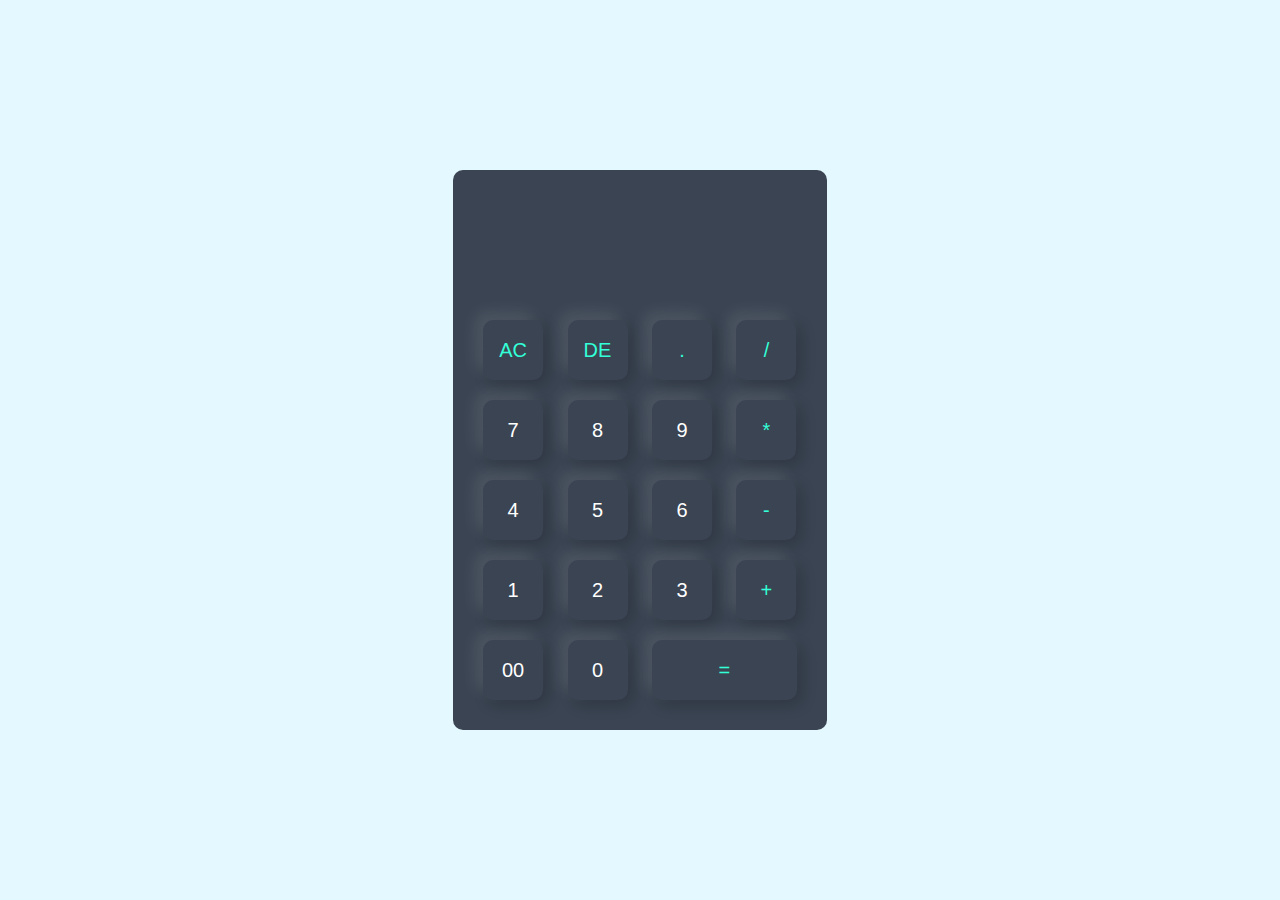
<file: week_1_calculator/index.html>
<!DOCTYPE html>
<html lang="en">
<head>
    <meta charset="UTF-8">
    <meta name="viewport" content="width=device-width, initial-scale=1.0">
    <title>Simple Calculator</title>
    <link rel="stylesheet" href="style.css">
</head>
<body>
    <div class="container">
        <div class="calculator">
            <form>
                <div class="display">
                    <input type="text" name="display">
                </div>
                <div>
                    <input type="button" value="AC" onclick="display.value = '' " class="operator">
                    <input type="button" value="DE" onclick="display.value = display.value.toString().slice(0,-1) " class="operator">
                    <input type="button" value="." onclick="display.value += '.' " class="operator">
                    <input type="button" value="/" onclick="display.value += '/' " class="operator">
                </div>
                <div>
                    <input type="button" value="7" onclick="display.value += '7' ">
                    <input type="button" value="8" onclick="display.value += '8' ">
                    <input type="button" value="9" onclick="display.value += '9' ">
                    <input type="button" value="*" onclick="display.value += '*' " class="operator">
                </div>
                <div>
                    <input type="button" value="4" onclick="display.value += '4' ">
                    <input type="button" value="5" onclick="display.value += '5' ">
                    <input type="button" value="6" onclick="display.value += '6' ">
                    <input type="button" value="-" onclick="display.value += '-' " class="operator">
                </div>
                <div>
                    <input type="button" value="1" onclick="display.value += '1' ">
                    <input type="button" value="2" onclick="display.value += '2' ">
                    <input type="button" value="3" onclick="display.value += '3' ">
                    <input type="button" value="+" onclick="display.value += '+' " class="operator">
                </div>
                <div>
                    <input type="button" value="00" onclick="display.value += '00' ">
                    <input type="button" value="0" onclick="display.value += '0' ">
                    <input type="button" value="=" class="equal operator" onclick="display.value = eval(display.value)">
                </div>
            </form>
        </div>
    </div>
</body>
</html>
</file>
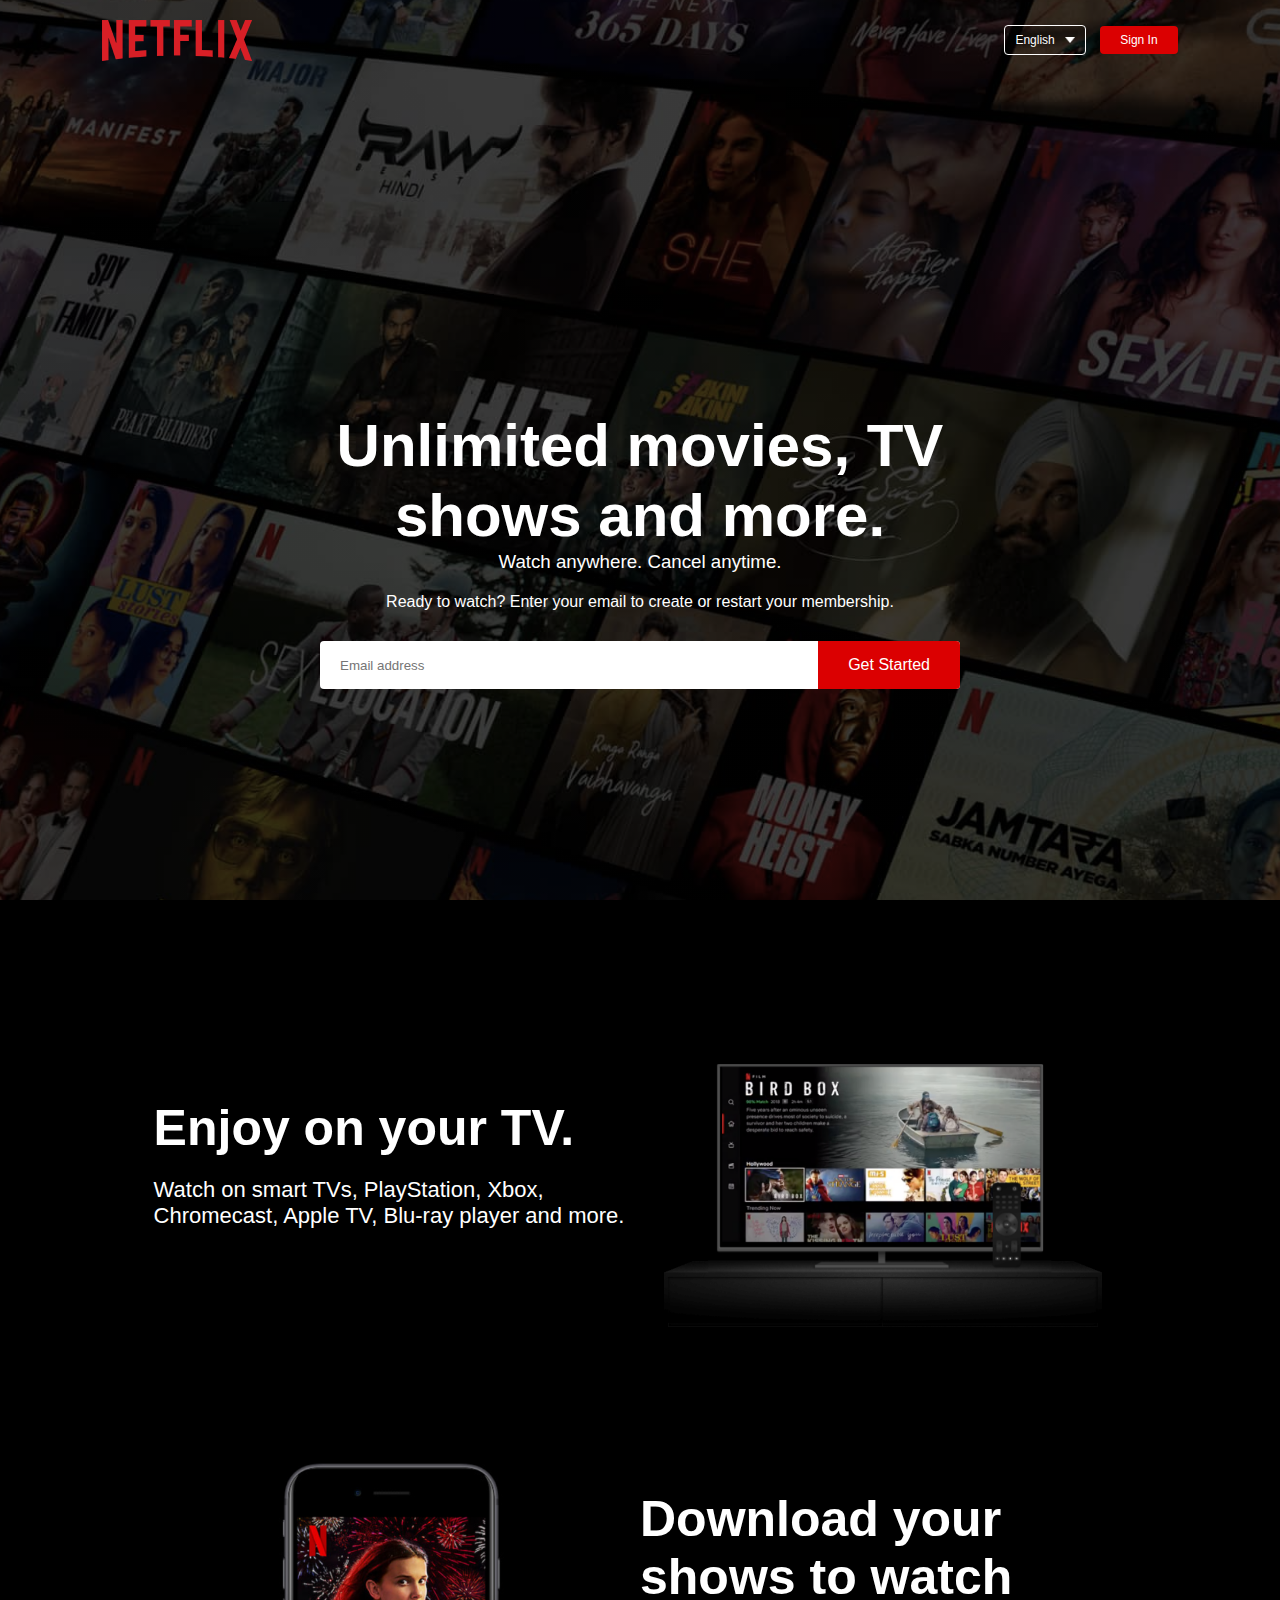
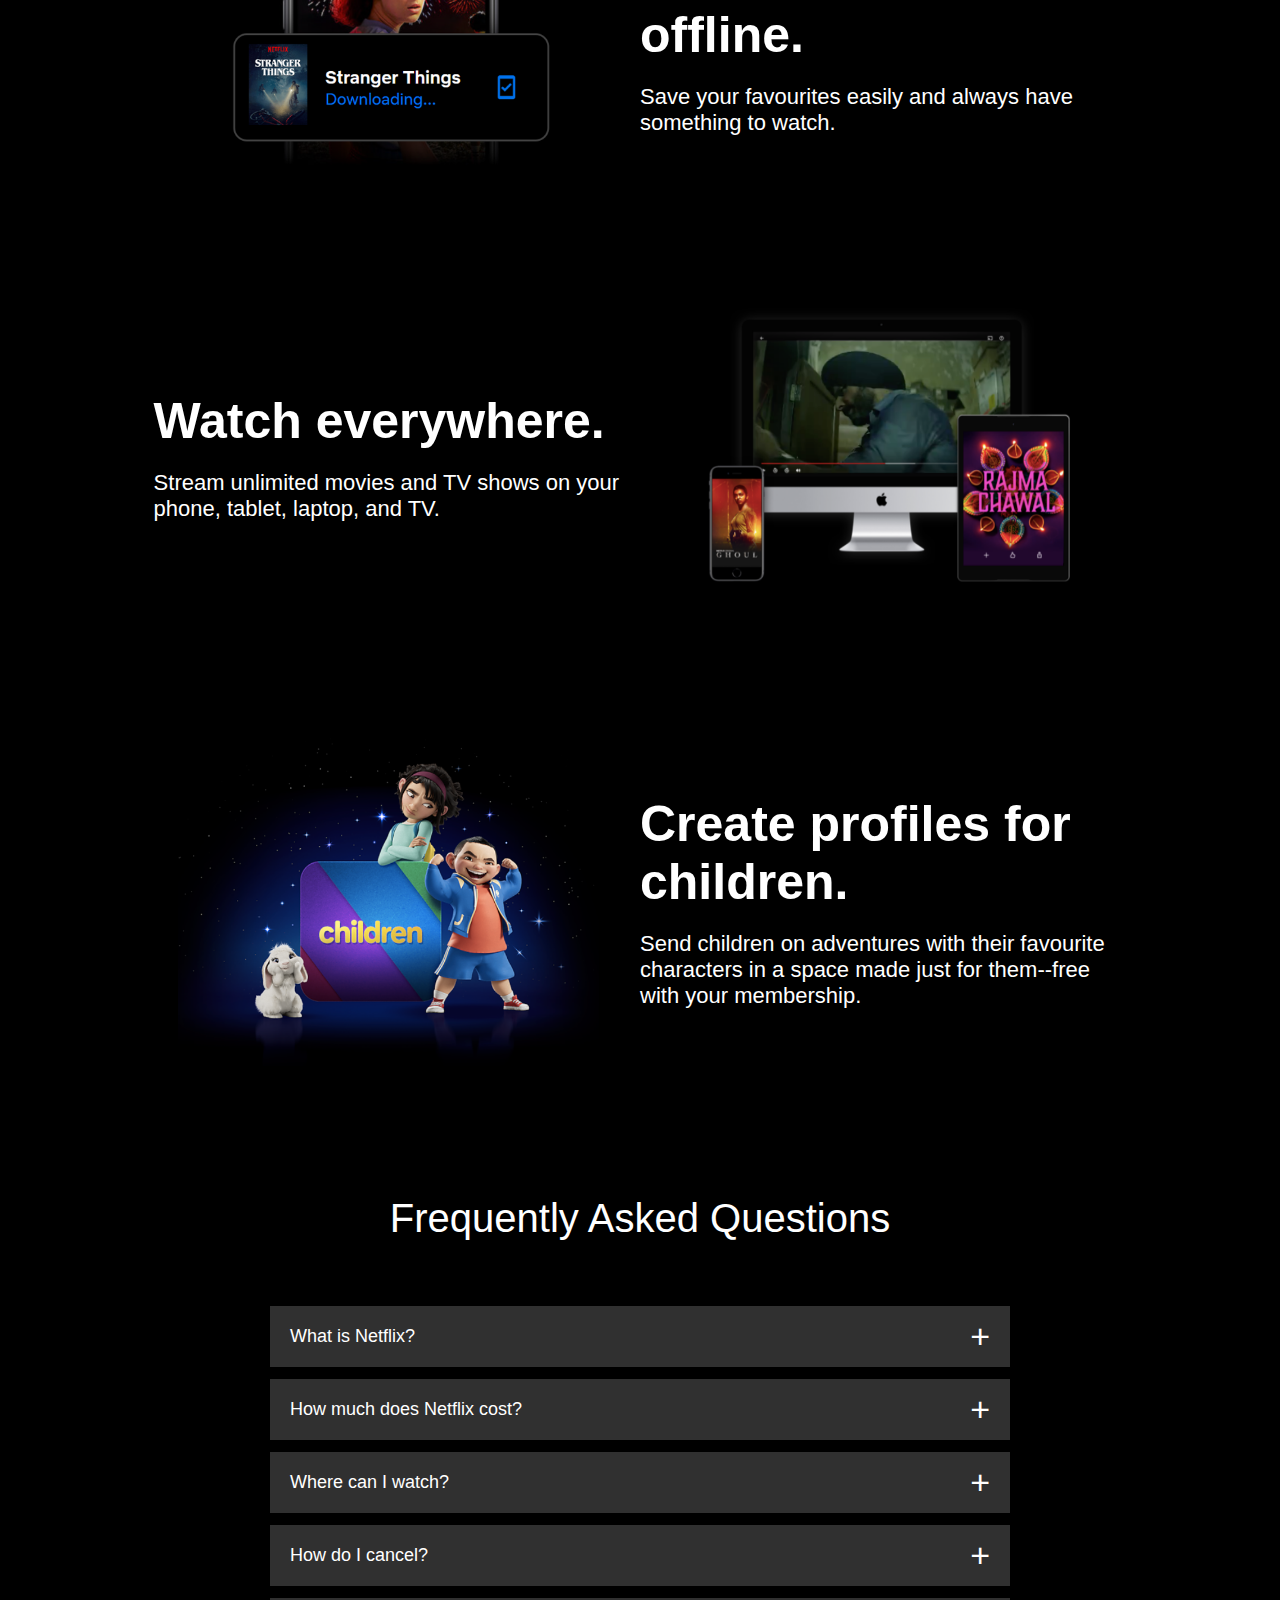
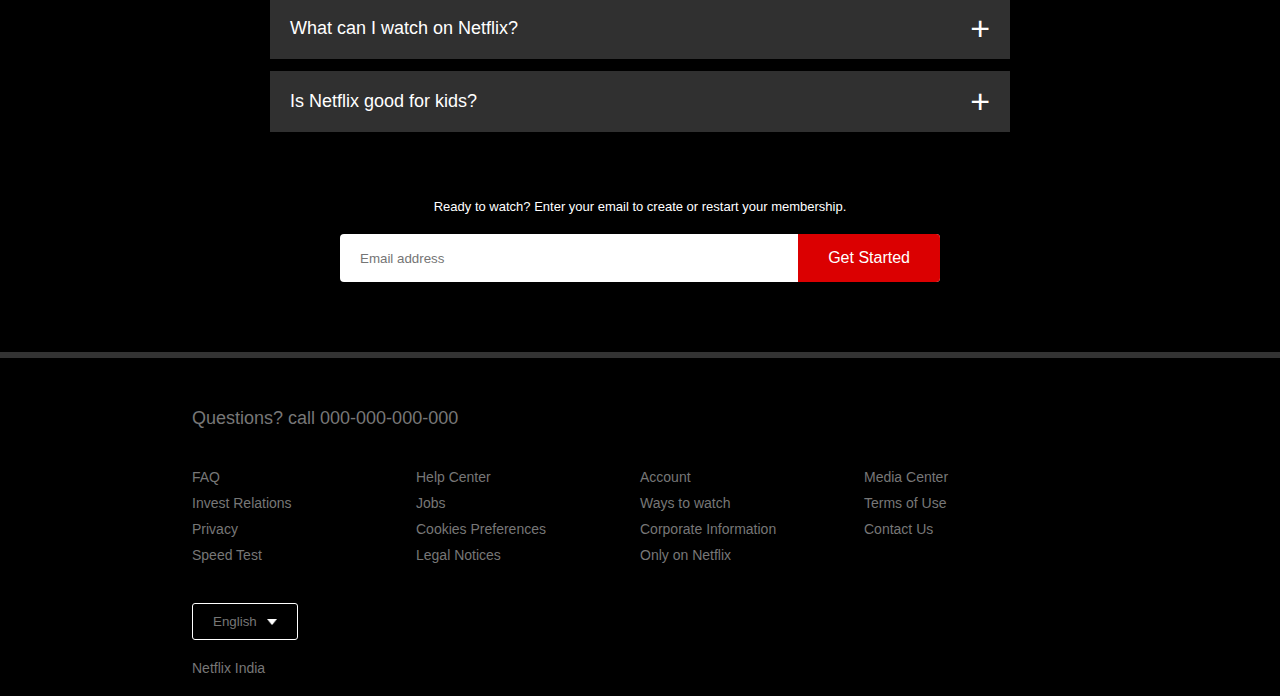
<file: week_2_netflixClone/index.html>
<!DOCTYPE html>
<html lang="en">
<head>
    <meta charset="UTF-8">
    <meta name="viewport" content="width=device-width, initial-scale=1.0">
    <title>Netflix</title>
    <link rel="stylesheet" href="style.css">
</head>
<body>
    <div class="header">
        <nav>
            <img src="images/logo.png" class="logo">
            <div>
                <button class="language-btn">English <img src="images/down-icon.png"></button>
                <button>Sign In</button>
            </div>
        </nav>
        <div class="header-content">
            <h1>Unlimited movies, TV shows and more.</h1>
            <h3>Watch anywhere. Cancel anytime.</h3>
            <p>Ready to watch? Enter your email to create or restart your membership.</p>
            <form class="email-signup">
                <input type="email" placeholder="Email address" required>
                <button type="submit">Get Started</button>
            </form>
        </div>
    </div>

    <div class="features">
        <!-- row 1 -->
        <div class="row">
            <div class="text-col">
                <h2>Enjoy on your TV.</h2>
                <p>Watch on smart TVs, PlayStation, Xbox, Chromecast, Apple TV, Blu-ray player and more.</p>
            </div>
            <div class="img-col">
                <img src="images/feature-1.png">
            </div>
        </div>
        <!-- row 2 -->
        <div class="row">
            <div class="img-col">
                <img src="images/feature-2.png">
            </div>
            <div class="text-col">
                <h2>Download your shows to watch offline.</h2>
                <p>Save your favourites easily and always have something to watch.</p>
            </div>
        </div>
        <!-- row 3 -->
        <div class="row">
            <div class="text-col">
                <h2>Watch everywhere.</h2>
                <p>Stream unlimited movies and TV shows on your phone, tablet, laptop, and TV.</p>
            </div>
            <div class="img-col">
                <img src="images/feature-3.png">
            </div>
        </div>
        <!-- row 4 -->
        <div class="row">
            <div class="img-col">
                <img src="images/feature-4.png">
            </div>
            <div class="text-col">
                <h2>Create profiles for children.</h2>
                <p>Send children on adventures with their favourite characters in a space made just for them--free with your membership.</p>
            </div>
        </div>
    </div>
    <div class="faq">
        <h2>Frequently Asked Questions</h2>
        <ul class="accordion">
            <li>
                <input type="radio" name="accordion" id="first">
                <label for="first">What is Netflix?</label>
                <div class="content">
                    <p>Lorem ipsum dolor sit, amet consectetur adipisicing elit. Quisquam delectus expedita, reiciendis itaque esse dolorum accusantium harum temporibus distinctio. Animi, quod itaque. Consequuntur delectus, quos expedita modi autem doloribus pariatur.</p>
                </div>
            </li>
            <li>
                <input type="radio" name="accordion" id="second">
                <label for="second">How much does Netflix cost?</label>
                <div class="content">
                    <p>Lorem ipsum dolor sit, amet consectetur adipisicing elit. Quisquam delectus expedita, reiciendis itaque esse dolorum accusantium harum temporibus distinctio. Animi, quod itaque. Consequuntur delectus, quos expedita modi autem doloribus pariatur.</p>
                </div>
            </li>
            <li>
                <input type="radio" name="accordion" id="third">
                <label for="third">Where can I watch?</label>
                <div class="content">
                    <p>Lorem ipsum dolor sit, amet consectetur adipisicing elit. Quisquam delectus expedita, reiciendis itaque esse dolorum accusantium harum temporibus distinctio. Animi, quod itaque. Consequuntur delectus, quos expedita modi autem doloribus pariatur.</p>
                </div>
            </li>
            <li>
                <input type="radio" name="accordion" id="forth">
                <label for="forth">How do I cancel?</label>
                <div class="content">
                    <p>Lorem ipsum dolor sit, amet consectetur adipisicing elit. Quisquam delectus expedita, reiciendis itaque esse dolorum accusantium harum temporibus distinctio. Animi, quod itaque. Consequuntur delectus, quos expedita modi autem doloribus pariatur.</p>
                </div>
            </li>
            <li>
                <input type="radio" name="accordion" id="fifth">
                <label for="fifth">What can I watch on Netflix?</label>
                <div class="content">
                    <p>Lorem ipsum dolor sit, amet consectetur adipisicing elit. Quisquam delectus expedita, reiciendis itaque esse dolorum accusantium harum temporibus distinctio. Animi, quod itaque. Consequuntur delectus, quos expedita modi autem doloribus pariatur.</p>
                </div>
            </li>
            <li>
                <input type="radio" name="accordion" id="sixth">
                <label for="sixth">Is Netflix good for kids?</label>
                <div class="content">
                    <p>Lorem ipsum dolor sit, amet consectetur adipisicing elit. Quisquam delectus expedita, reiciendis itaque esse dolorum accusantium harum temporibus distinctio. Animi, quod itaque. Consequuntur delectus, quos expedita modi autem doloribus pariatur.</p>
                </div>
            </li>
        </ul>
        <small>Ready to watch? Enter your email to create or restart your membership.</small>
        <form class="email-signup">
            <input type="email" placeholder="Email address" required>
            <button type="submit">Get Started</button>
        </form>
    </div>
    <div class="footer">
        <h2>Questions? call 000-000-000-000</h2>
        <div class="row">
            <div class="col">
                <a href="#">FAQ</a>
                <a href="#">Invest Relations</a>
                <a href="#">Privacy</a>
                <a href="#">Speed Test</a>
            </div>
            <div class="col">
                <a href="#">Help Center</a>
                <a href="#">Jobs</a>
                <a href="#">Cookies Preferences</a>
                <a href="#">Legal Notices</a>
            </div>
            <div class="col">
                <a href="#">Account</a>
                <a href="#">Ways to watch</a>
                <a href="#">Corporate Information</a>
                <a href="#">Only on Netflix</a>
            </div>
            <div class="col">
                <a href="#">Media Center</a>
                <a href="#">Terms of Use</a>
                <a href="#">Contact Us</a>
            </div>
        </div>
        <button class="language-btn">English <img src="images/down-icon.png"></button>
        <p class="copyright-text">Netflix India</p>
    </div>
</body>
</html>
</file>
<file: week_1_calculator/style.css>
*{
    margin: 0;
    padding: 0;
    font-family: 'Poppins', sans-serif;
    box-sizing: border-box;
}

.container{
    width: 100%;
    height: 100vh;
    background: #e3f9ff;
    display: flex;
    align-items: center;
    justify-content: center;
}

.calculator{
    background: #3a4452;
    padding: 20px;
    border-radius: 10px;
}

.calculator form input {
    border: 0;
    outline: 0;
    width: 60px;
    height: 60px;
    border-radius: 10px;
    box-shadow: -8px -8px 15px rgba(255, 255, 255, 0.1), 5px 5px 15px rgba(0, 0, 0, 0.2);
    background: transparent;
    font-size: 20px;
    color: #fff;
    cursor: pointer;
    margin: 10px;
}

form .display {
    display: flex;
    justify-content: flex-end;
    margin: 20px 0;
}

form .display input {
    text-align: right;
    flex: 1;
    font-size: 45px;
    box-shadow: none;
}

form input.equal {
    width: 145px;
}

form input.operator{
    color:#33ffd8;
}
</file>
<file: week_2_netflixClone/style.css>
*{
    margin: 0;
    padding: 0;
    font-family: 'Poppins', sans-serif;
    box-sizing: border-box;
}
body {
    background: #000;
    color: #fff;
}

.header{
    width: 100%;
    height: 100vh;
    background-image: linear-gradient(rgba(0,0,0,0.7), rgba(0,0,0,0.7)), url("images/header-image.png");
    background-size: center;
    background-position: center;
    padding: 10px 8%;
    position: relative;
}

nav{
    display: flex;
    align-items: center;
    justify-content: space-between;
    padding: 10px 0px;
}

.logo{
    width: 150px;
    cursor: pointer;
}

nav button{
    border: 0;
    outline: 0;
    background: #db0001;
    color: #fff;
    padding: 7px 20px;
    font-size: 12px;
    border-radius: 4px;
    margin-left: 10px;
    cursor: pointer;
}

.language-btn{
    display: inline-flex;
    align-items: center;
    background: transparent;
    border: 1px solid #fff;
    padding: 7px 10px;
}

.language-btn img {
    width: 10px;
    margin-left: 10px;
}

.header-content {
    position: absolute;
    top: 50%;
    left: 50%;
    transform: translate(-50%, -50%);
    text-align: center;
    margin-top: 100px;
}

.header-content h1{
    font-size: 60px;
    line-height: 70px;
    font-weight: 600;
    max-width: 650px;
}

.header-content h3{
    font-weight: 400;
    margin-bottom: 20px;
}

.email-signup{
    background: #fff;
    border-radius: 4px;
    display: flex;
    align-items: center;
    margin-top: 30px;
    overflow: hidden;
}

.email-signup input{
    flex: 1;
    border: 0;
    outline: 0;
    margin-left: 20px;
}

.email-signup button{
    background: #db0001;
    border: 0;
    outline: 0;
    color: #fff;
    font-size: 16px;
    cursor: pointer;
    padding: 15px 30px;
}

.features{
    padding: 50px 12%;
    font-size: 22px;
}
.row{
    display: flex;
    width: 100%;
    align-items: center;
    flex-wrap: wrap;
    padding: 50px 0;
}

.text-col{
    flex-basis: 50%;
    margin-bottom: 20px;
}

.img-col{
    flex-basis: 50%;
    margin-bottom: 20px;
}

.img-col img{
    display: block;
    width: 90%;
    margin: auto;
}

.features h2{
    font-size: 50px;
    font-weight: 600;
    margin-bottom: 20px;
}

/* -----------faq------------ */

.faq{
    padding: 10px 12%;
    text-align: center;
    font-size: 10px;
}

.faq h2{
    font-weight: 500;
    font-size: 40px;
}

.accordion{
    margin: 60px auto;
    width: 100%;
    max-width: 750px;
}

.accordion li{
    list-style: none;
    width: 100%;
    padding: 5px;
}

.accordion li label {
    display: flex;
    align-items: center;
    padding: 20px;
    font-size: 18px;
    font-weight: 500;
    background: #303030;
    margin-bottom: 2px;
    cursor: pointer;
    position: relative;
}

label::after{
    content: '+';
    font-size: 34px;
    position: absolute;
    right: 20px;
    transition: transform 0.5s;
}

input[type="radio"]{
    display: none;
}

.accordion .content {
    background: #303030;
    text-align: left;
    /* font-size: medium; */
    padding: 0 20px;
    max-height: 0;
    overflow: hidden;
    transition: max-height 0.5s, padding 0.5s;
}

.accordion input[type="radio"]:checked + label + .content{
    max-height: 600px;
    padding: 30px 20px;
}

.accordion input[type="radio"]:checked + label::after{
    transform: rotate(135deg);
}

.faq .email-signup{
    max-width: 600px;
    margin: 20px auto 60px;
}
.faq small{
    font-size: 13px;
}

/* ===footer====== */

.footer{
    padding: 50px 15% 10px;
    border-top: 6px solid #333;
    color: #777;
}

.footer h2{
    font-size: 18px;
    font-weight: 400;
    margin-bottom: 30px;
}

.footer .col {
    flex-basis: 25%;
    flex-grow: 1;
    margin-bottom: 20px;
}

.footer .col a{
    display: block;
    text-decoration: none;
    color: #777;
    font-size: 14px;
    margin-bottom: 10px;
}

.footer .row {
    align-items: flex-start;
    padding: 10px 0;
}

.footer .language-btn{
    color: #777;
    padding: 10px 20px;
    border-radius: 3px;
}

.copyright-text{
    font-size: 14px;
    margin-top: 20px;
    margin-bottom: 10px;
}

/* ------media-queries-for-small-screens--------- */

@media only screen and (max-width: 600px){
    .logo{
        width: 100px;
    }
    nav button{
        padding: 5px 10px;
    }
    nav .language-btn{
        padding: 4px 8px;
    }
    .header-content{
        position: unset;
        transform: none;
        padding-top: 150px;
    }
    .header-content h1{
        font-size: 30px;
    }
    .email-signup button{
        font-size: 12px;
        padding: 10px 15px;
    }
    .text-col, .img-col{
        flex-basis: 100%;
    }
    .features h2{
        font-size: 30px;
    }
    .features p{
        font-size: 15px;
    }
    .row:nth-child(2), .row:nth-child(4){
        flex-direction: column-reverse;
    }
    .features .row{
        padding: 10px 0;
    }
    .faq h2{
        font-size: 20px;
    }
    .accordion .content{
        font-size: 14px;
    }
    .accordion li label{
        padding: 10px;
        font-size: 14px;
    }
    label::after{
        font-size: 22px;
    }
}
</file>
